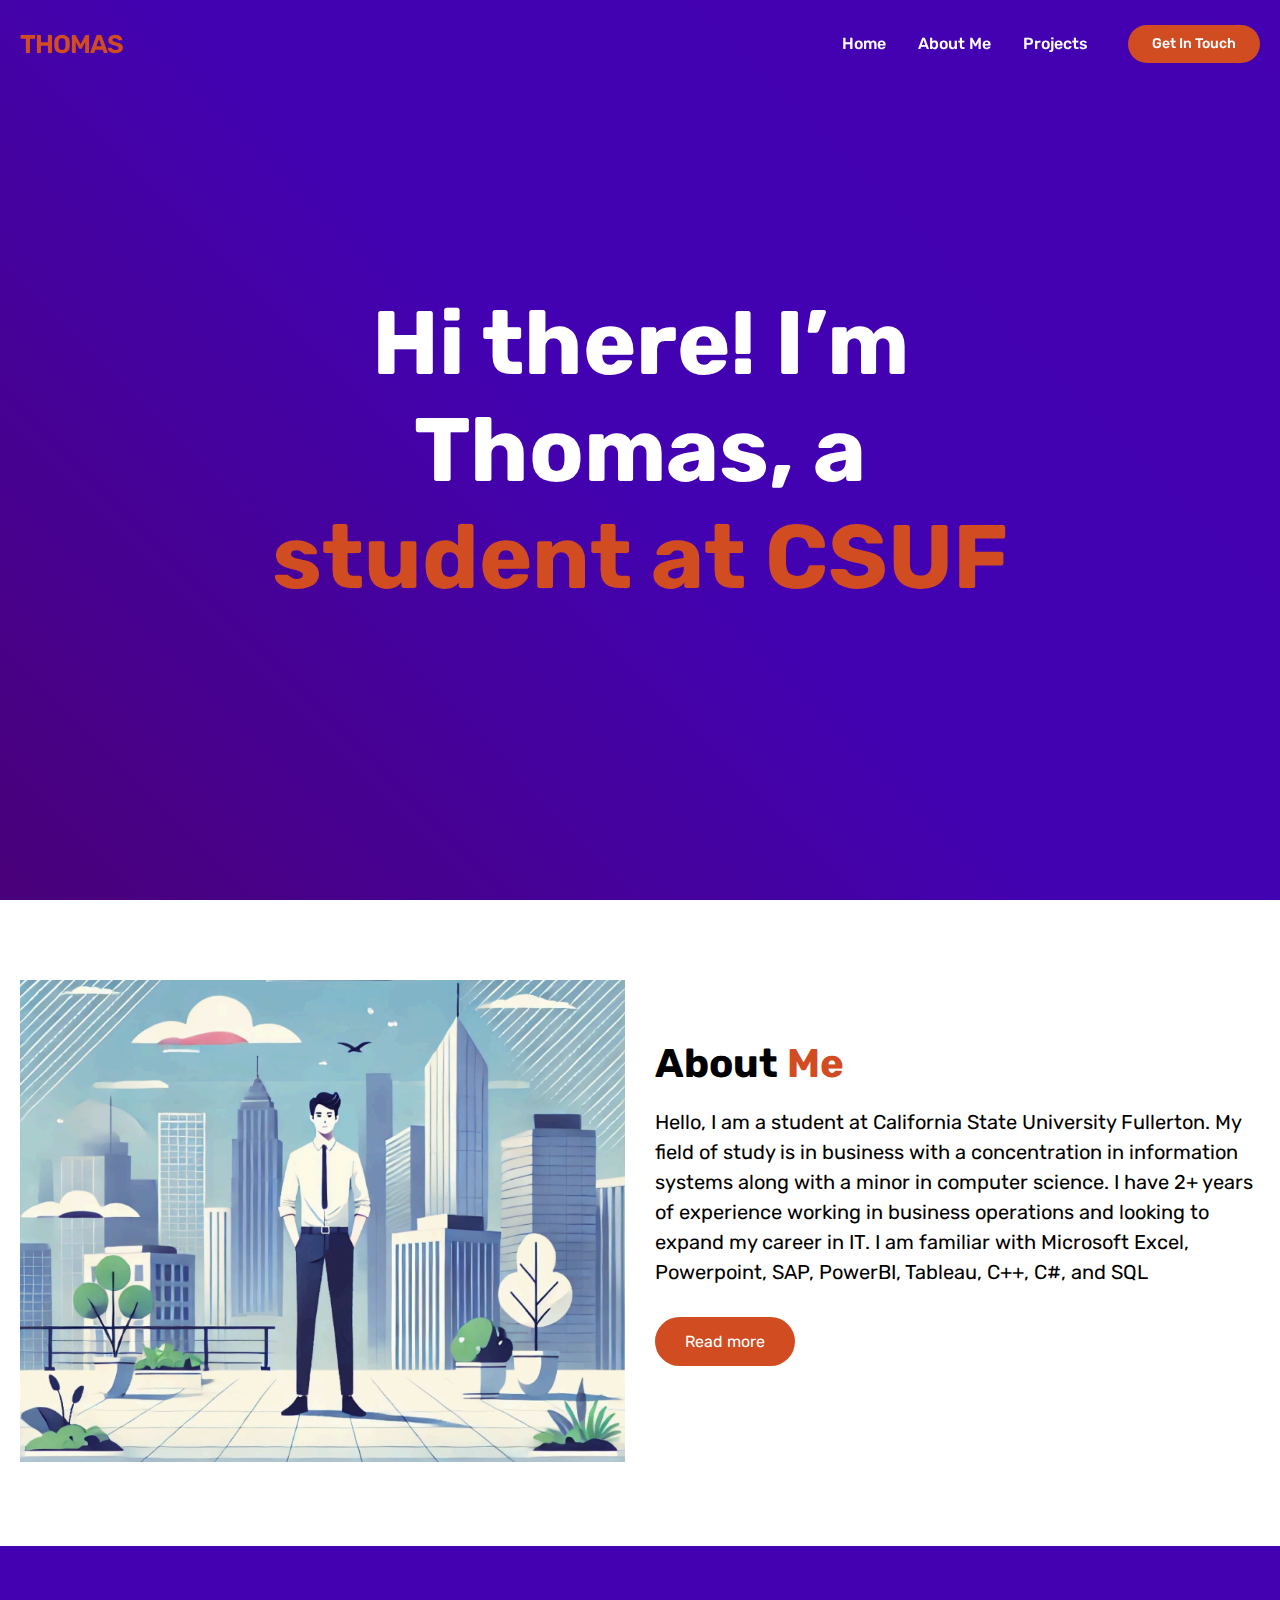
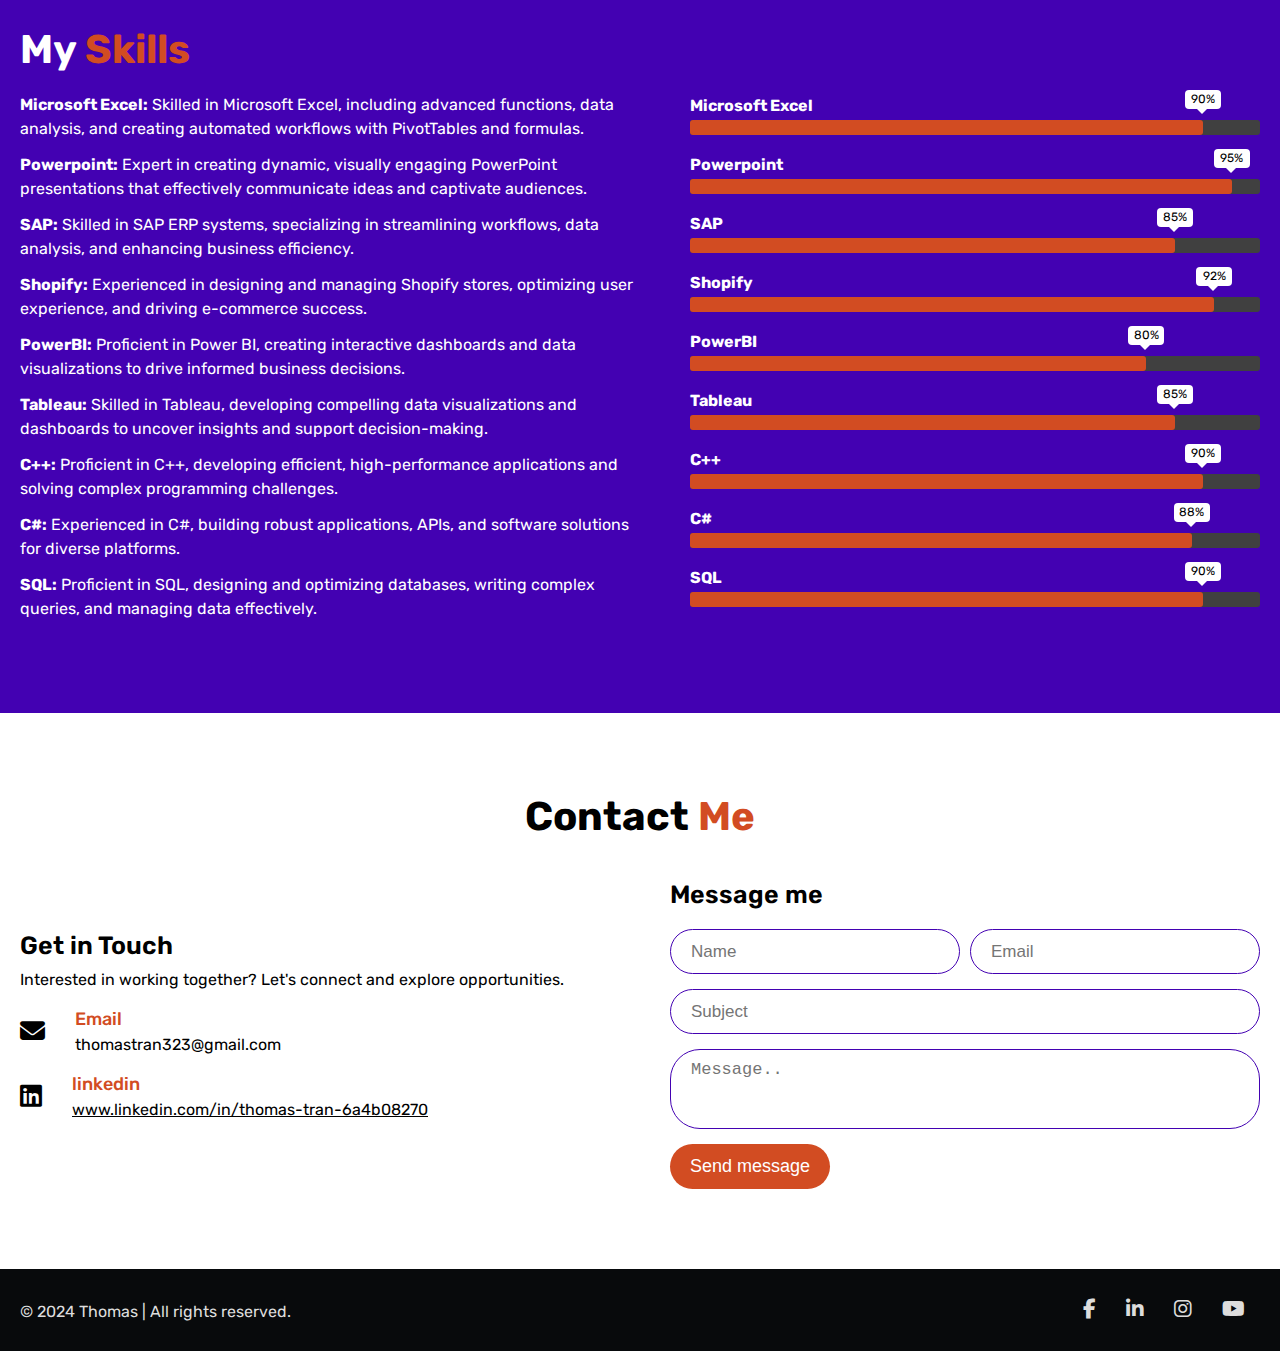
<file: CPSC 349 Project/Portfolio/index.html>
<!DOCTYPE html>
<html lang="en">
<head>
    <meta charset="UTF-8">
    <meta name="viewport" content="width=device-width, initial-scale=1.0">
    <title>Thomas Portfolio - Home</title>
    <link rel="stylesheet" type="text/css" href="css/style.css">
    <link rel="stylesheet" href="https://cdnjs.cloudflare.com/ajax/libs/font-awesome/6.7.1/css/all.min.css">
</head>
<body>
    <header class="header" id="header">
        <div class="container">
            <nav class="navbar">
                <a href="index.html" class="brand">Thomas</a>
                <div class="burger" id="burger">
                   <span class="burger-line"></span>
                   <span class="burger-line"></span>
                   <span class="burger-line"></span>
                </div>
                <div class="menu" id="menu">
                   <ul class="menu-inner">
                      <li class="menu-item"><a href="index.html" class="menu-link">Home</a></li>
                      <li class="menu-item"><a href="about.html" class="menu-link">About Me</a></li>
                      <li class="menu-item"><a href="projects.html" class="menu-link">Projects</a></li>
                   </ul>
                </div>
                <a href="#contact" class="menu-block">Get In Touch</a>
             </nav>
        </div>
     </header>
     <section class="hero-section">
        <div class="overlay">
            <div class="container">
                <div class="caption">
                    <div class="row">
                        <div class="content">
                            <h2>Hi there! I’m Thomas, a <span class="title-span">student  at CSUF</span></h2>
                        </div>
                    </div>
                </div>
            </div>
        </div>
     </section>
     <section class="about-section">
        <div class="container">
            <div class="row">
                <div class="image">
                    <img src="images/about-us-img.PNG">
                </div>
                <div class="content">
                    <h2>About <span class="title-span">Me</span> </h2>
                    <p>Hello, I am a student at California State University Fullerton. My field of study is
                        in business with a concentration in information systems along with a minor in
                        computer science. I have 2+ years of experience working in business operations
                        and looking to expand my career in IT. I am familiar with Microsoft Excel,
                        Powerpoint, SAP, PowerBI, Tableau, C++, C#, and SQL
                        </p>
                    <a href="about.html">Read more</a>
                </div>
            </div>
        </div>
     </section>
     <section class="skill-section">
        <div class="container">
            <div class="row">
                <div class="content">
                    <h2>My <span class="title-span">Skills</span></h2>
                    <p><strong>Microsoft Excel:</strong> Skilled in Microsoft Excel, including advanced functions, data analysis, and creating automated workflows with PivotTables and formulas.</p>
                    <p><strong> Powerpoint:</strong> Expert in creating dynamic, visually engaging PowerPoint presentations that effectively communicate ideas and captivate audiences.</p>
                    <p><strong>SAP:</strong> Skilled in SAP ERP systems, specializing in streamlining workflows, data analysis, and enhancing business efficiency.</p>
                    <p><strong>Shopify:</strong> Experienced in designing and managing Shopify stores, optimizing user experience, and driving e-commerce success.</p>
                    <p><strong>PowerBI:</strong> Proficient in Power BI, creating interactive dashboards and data visualizations to drive informed business decisions.</p>
                    <p><strong>Tableau:</strong> Skilled in Tableau, developing compelling data visualizations and dashboards to uncover insights and support decision-making.</p>
                    <p><strong>C++:</strong> Proficient in C++, developing efficient, high-performance applications and solving complex programming challenges.</p>
                    <p><strong>C#:</strong> Experienced in C#, building robust applications, APIs, and software solutions for diverse platforms.</p>
                    <p><strong>SQL:</strong> Proficient in SQL, designing and optimizing databases, writing complex queries, and managing data effectively.</p>
                </div>
                <div class="progress-column">
                    <div class="skills">
                        <div class="skill" id="excel">
                          <span class="title">Microsoft Excel</span>
                          <div class="progress-bar">
                            <div class="progress"></div>
                          </div>
                        </div>
                        <div class="skill" id="powerpoint">
                            <span class="title">Powerpoint</span>
                            <div class="progress-bar">
                              <div class="progress"></div>
                            </div>
                          </div>
                          <div class="skill" id="sas">
                            <span class="title">SAP</span>
                            <div class="progress-bar">
                              <div class="progress"></div>
                            </div>
                          </div>
                          <div class="skill" id="shopify">
                            <span class="title">Shopify</span>
                            <div class="progress-bar">
                              <div class="progress"></div>
                            </div>
                          </div>
                          <div class="skill" id="powerbi">
                            <span class="title">PowerBI</span>
                            <div class="progress-bar">
                              <div class="progress"></div>
                            </div>
                          </div>
                          <div class="skill" id="tableau">
                            <span class="title">Tableau</span>
                            <div class="progress-bar">
                              <div class="progress"></div>
                            </div>
                          </div>
                          <div class="skill" id="c">
                            <span class="title">C++</span>
                            <div class="progress-bar">
                              <div class="progress"></div>
                            </div>
                          </div>
                          <div class="skill" id="cc">
                            <span class="title">C#</span>
                            <div class="progress-bar">
                              <div class="progress"></div>
                            </div>
                          </div>
                          <div class="skill" id="sql">
                            <span class="title">SQL</span>
                            <div class="progress-bar">
                              <div class="progress"></div>
                            </div>
                          </div>

                    </div>
                </div>
            </div>
        </div>
     </section>
   
    <section class="contact" id="contact">
        <div class="container">
            <div class="heading">
                <h2>Contact <span class="title-span">Me</span> </h2>
            </div>
            <div class="contact-content">
                <div class="column left">
                    <div class="text">Get in Touch</div>
                    <p>Interested in working together? Let's connect and explore opportunities.</p>
                    <div class="icons">
                        <div class="row">
                            <i class="fas fa-envelope"></i>
                            <div class="info">
                                <div class="head">Email</div>
                                <div class="sub-title">thomastran323@gmail.com</div>
                            </div>
                        </div>
                        <div class="row">
                            <i class="fa-brands fa-linkedin"></i>
                            <div class="info">
                                <div class="head">linkedin</div>
                                <div class="sub-title"><a target="_blank" href="https://www.linkedin.com/in/thomas-tran-6a4b08270">www.linkedin.com/in/thomas-tran-6a4b08270</a></div>
                            </div>
                        </div>
                        
                    </div>
                </div>
                <div class="column right">
                    <div class="text">Message me</div>
                    <form class="contact-form" action="#" method="POST">
                        <div class="fields">
                            <div class="field name">
                                <input type="text" class="fullname" placeholder="Name">
                            </div>
                            <div class="field email">
                                <input type="text" class="email-input" placeholder="Email">
                            </div>
                        </div>
                        <div class="field">
                            <input type="text" class="subject" placeholder="Subject">
                        </div>
                        <div class="field textarea">
                            <textarea class="message" cols="30" rows="10" placeholder="Message.."></textarea>
                        </div>
                        <div class="button-area">
                            <button class="send-msg" type="submit" name="send">Send message</button>
                        </div>
                    </form>
                </div>
            </div>
        </div>
    </section>
    <footer>
        <div class="container">
            <div class="row">
                <div class="copyright">
                    <p> © 2024 Thomas | All rights reserved.</p>
                </div>
                <div class="social-icon">
                    <div class="item">
                        <a href="#"><i class="fa-brands fa-facebook-f"></i></a>
                    </div>
                    <div class="item">
                        <a target="_blank" href="https://www.linkedin.com/in/thomas-tran-6a4b08270"><i class="fa-brands fa-linkedin-in"></i></a>
                    </div>
                    <div class="item">
                        <a href="#"><i class="fa-brands fa-instagram"></i></a>
                    </div>
                    <div class="item">
                        <a href="#"><i class="fa-brands fa-youtube"></i></a>
                    </div>
                </div>
            </div>
        </div>
    </footer>
   


     <script>
        const navbarMenu = document.getElementById("menu");
const burgerMenu = document.getElementById("burger");
const headerMenu = document.getElementById("header");

 
if (burgerMenu && navbarMenu) {
   burgerMenu.addEventListener("click", () => {
      burgerMenu.classList.toggle("is-active");
      navbarMenu.classList.toggle("is-active");
   });
}

 
document.querySelectorAll(".menu-link").forEach((link) => {
   link.addEventListener("click", () => {
      burgerMenu.classList.remove("is-active");
      navbarMenu.classList.remove("is-active");
   });
});

 
window.addEventListener("scroll", () => {
   if (this.scrollY >= 85) {
      headerMenu.classList.add("on-scroll");
   } else {
      headerMenu.classList.remove("on-scroll");
   }
});


window.addEventListener("resize", () => {
   if (window.innerWidth > 768) {
      if (navbarMenu.classList.contains("is-active")) {
         navbarMenu.classList.remove("is-active");
      }
   }
});

     </script>
</body>
</html>
</file>
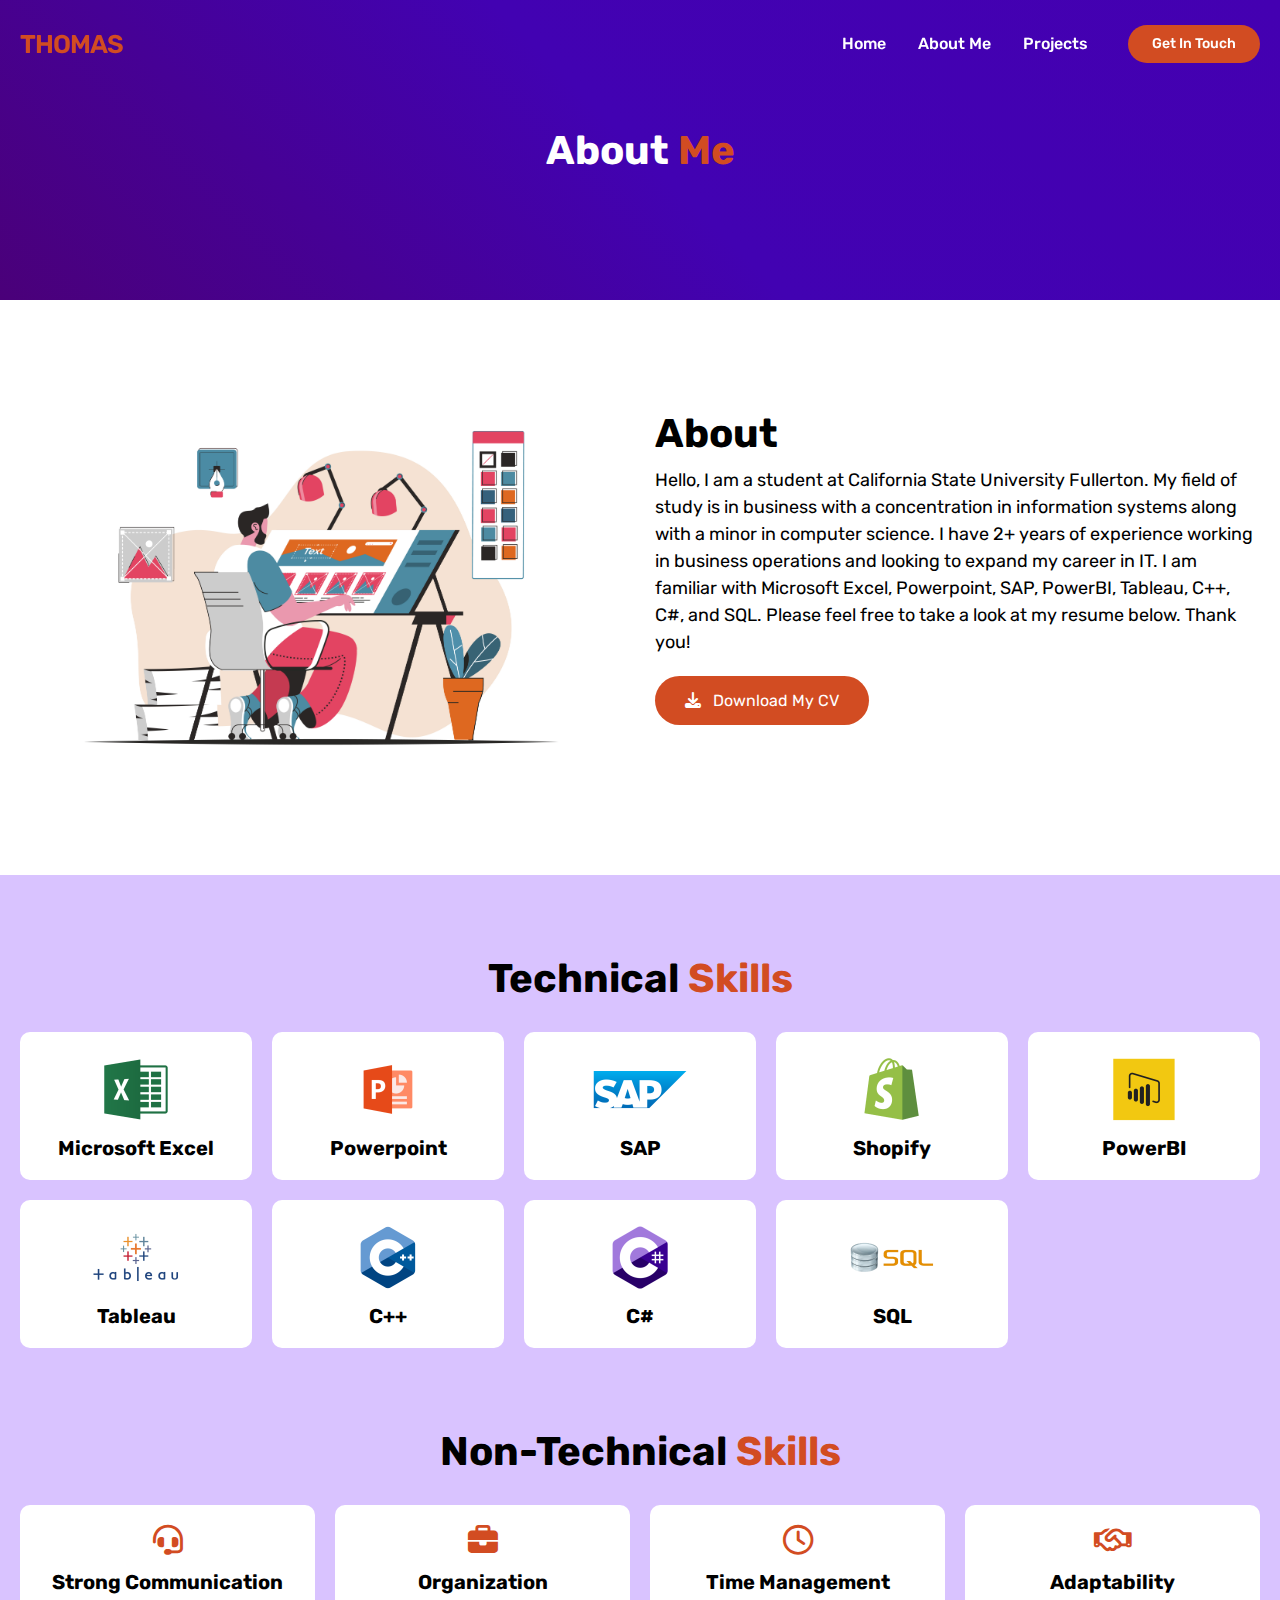
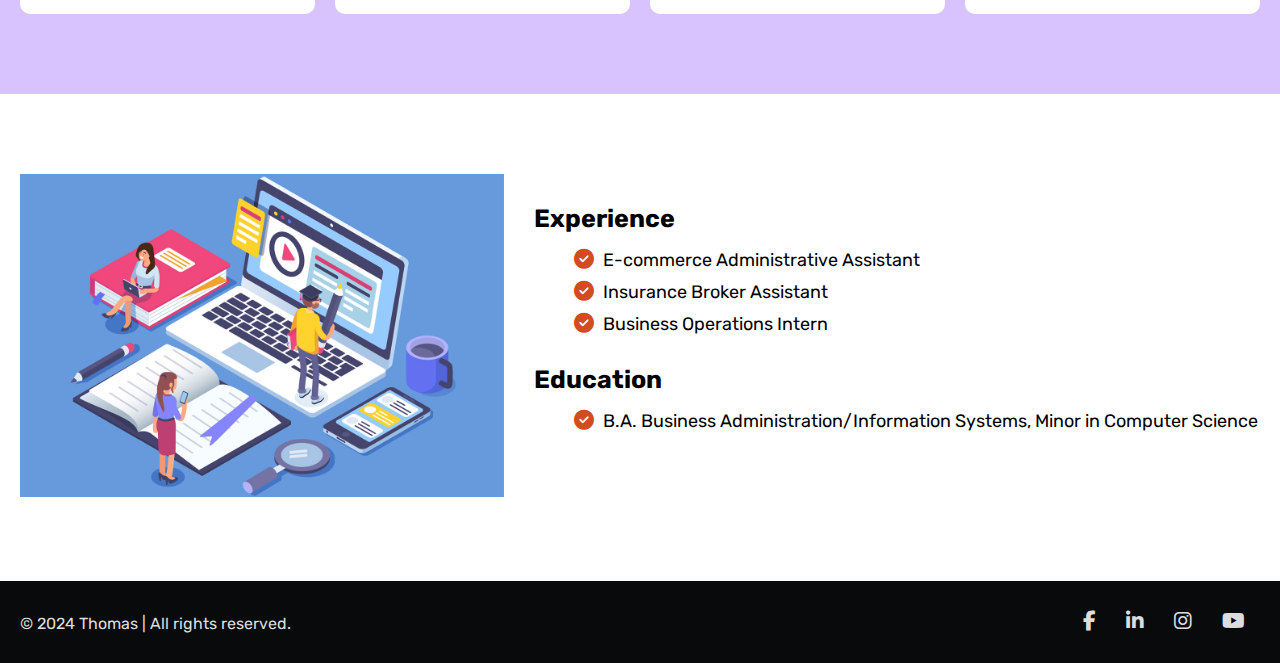
<file: CPSC 349 Project/Portfolio/about.html>
<!DOCTYPE html>
<html lang="en">
<head>
    <meta charset="UTF-8">
    <meta name="viewport" content="width=device-width, initial-scale=1.0">
    <title>Thomas Portfolio - About</title>
    <link rel="stylesheet" type="text/css" href="css/style.css">
    <link rel="stylesheet" href="https://cdnjs.cloudflare.com/ajax/libs/font-awesome/6.7.1/css/all.min.css">
</head>
<body>
    <header class="header" id="header">
        <div class="container">
            <nav class="navbar">
                <a href="index.html" class="brand">Thomas</a>
                <div class="burger" id="burger">
                   <span class="burger-line"></span>
                   <span class="burger-line"></span>
                   <span class="burger-line"></span>
                </div>
                <div class="menu" id="menu">
                   <ul class="menu-inner">
                      <li class="menu-item"><a href="index.html" class="menu-link">Home</a></li>
                      <li class="menu-item"><a href="about.html" class="menu-link">About Me</a></li>
                      <li class="menu-item"><a href="projects.html" class="menu-link">Projects</a></li>
                   </ul>
                </div>
                <a href="index.html#contact" class="menu-block">Get In Touch</a>
             </nav>
        </div>
     </header>
     <section class="sub-hero">
        <div class="container">
            <div class="caption">
                <h2>About <span class="title-span">Me</span> </h2>
            </div>
        </div>
     </section>
     <section class="about-me">
        <div class="container">
            <div class="row">
                <div class="image">
                    <img src="images/about-me-img.jpg">
                </div>
                <div class="content">
                    <h2>About</h2>
                    <p>Hello, I am a student at California State University Fullerton. My field of study is in business with a concentration in information systems along with a minor in computer science. I have 2+ years of experience working in business operations and looking to expand my career in IT. I am familiar with Microsoft Excel, Powerpoint, SAP, PowerBI, Tableau, C++, C#, and SQL. Please feel free to take a look at my resume below. Thank you!</p>
                    <a href="images/Thomas-Tran-Resume.pdf" download><i class="fa-solid fa-download"></i> &nbsp; Download My CV</a>
                </div>
                
            </div>
        </div>
     </section>
     <div class="technical-skill">
        <div class="container">
            <div class="heading">
                <h2>Technical <span class="title-span">Skills</span> </h2>
            </div>
            <div class="content">
                <div class="card">
                    <img src="images/Microsoft_Excel_2013-2019_logo.png">
                    <h3>Microsoft Excel</h3>
                </div>
                <div class="card">
                    <img src="images/44dd0209c1e15d73497ed123bd533d33-1024x1024.png">
                    <h3>Powerpoint</h3>
                </div>
                <div class="card">
                    <img src="images/0_e4E-L3RyZLgt6W8G.png">
                    <h3>SAP</h3>
                </div>
                <div class="card">
                    <img src="images/SHOP_BIG.D-bc80c1f3.png">
                    <h3>Shopify</h3>
                </div>
                <div class="card">
                    <img src="images/4dd4e1a08335d9a65222cdcbea13404c.png">
                    <h3>PowerBI</h3>
                </div>
                <div class="card">
                    <img src="images/1694984434562.png">
                    <h3>Tableau</h3>
                </div>
                <div class="card">
                    <img src="images/2d865200-6bf1-11eb-9d0e-2a488615d6ec.png">
                    <h3>C++</h3>
                </div>
                <div class="card">
                    <img src="images/1706646128MYjvO1Gz8Z.png">
                    <h3>C#</h3>
                </div>
                <div class="card">
                    <img src="images/54e1e8e5774c45fcb937712dcb71ae51.png">
                    <h3>SQL</h3>
                </div>
            </div>
        </div>
     </div>
     <div class="technical-skill non-technical-skill">
        <div class="container">
            <div class="heading">
                <h2>Non-Technical <span class="title-span">Skills</span> </h2>
            </div>
            <div class="content">
                <div class="card">
                    <i class="fa-solid fa-headset"></i>
                    <h3>Strong Communication</h3>
                </div>
                <div class="card">
                    <i class="fa-solid fa-briefcase"></i>
                    <h3>Organization</h3>
                </div>
                <div class="card">
                    <i class="fa-regular fa-clock"></i>
                    <h3>Time Management</h3>
                </div>
                <div class="card">
                    <i class="fa-regular fa-handshake"></i>
                    <h3>Adaptability</h3>
                </div>
            </div>
        </div>
     </div>
     <section class="experience-section">
        <div class="container">
            <div class="row">
                <div class="image">
                    <img src="images/kak-sdelat-aprobaciyu-dissertacii.jpg">
                </div>
                <div class="content">
                    <div class="item">
                        <h2>Experience</h2>
                        <ul>
                            <li><i class="fa-solid fa-circle-check"></i> E-commerce Administrative Assistant</li>
                            <li><i class="fa-solid fa-circle-check"></i> Insurance Broker Assistant</li>
                            <li><i class="fa-solid fa-circle-check"></i> Business Operations Intern</li>
                        </ul>
                    </div>
                    <div class="item">
                        <h2>Education</h2>
                        <ul>
                            <li><i class="fa-solid fa-circle-check"></i> B.A. Business Administration/Information Systems, Minor in Computer
                                Science</li>
                        </ul>
                    </div>
                </div>
                
            </div>
        </div>
     </section>
    <footer>
        <div class="container">
            <div class="row">
                <div class="copyright">
                    <p> © 2024 Thomas | All rights reserved.</p>
                </div>
                <div class="social-icon">
                    <div class="item">
                        <a href="#"><i class="fa-brands fa-facebook-f"></i></a>
                    </div>
                    <div class="item">
                        <a href="https://www.linkedin.com/in/thomas-tran-6a4b08270"><i class="fa-brands fa-linkedin-in"></i></a>
                    </div>
                    <div class="item">
                        <a href="#"><i class="fa-brands fa-instagram"></i></a>
                    </div>
                    <div class="item">
                        <a href="#"><i class="fa-brands fa-youtube"></i></a>
                    </div>
                </div>
            </div>
        </div>
    </footer>
   


     <script>
        const navbarMenu = document.getElementById("menu");
const burgerMenu = document.getElementById("burger");
const headerMenu = document.getElementById("header");


if (burgerMenu && navbarMenu) {
   burgerMenu.addEventListener("click", () => {
      burgerMenu.classList.toggle("is-active");
      navbarMenu.classList.toggle("is-active");
   });
}


document.querySelectorAll(".menu-link").forEach((link) => {
   link.addEventListener("click", () => {
      burgerMenu.classList.remove("is-active");
      navbarMenu.classList.remove("is-active");
   });
});


window.addEventListener("scroll", () => {
   if (this.scrollY >= 85) {
      headerMenu.classList.add("on-scroll");
   } else {
      headerMenu.classList.remove("on-scroll");
   }
});


window.addEventListener("resize", () => {
   if (window.innerWidth > 768) {
      if (navbarMenu.classList.contains("is-active")) {
         navbarMenu.classList.remove("is-active");
      }
   }
});

     </script>
</body>
</html>
</file>
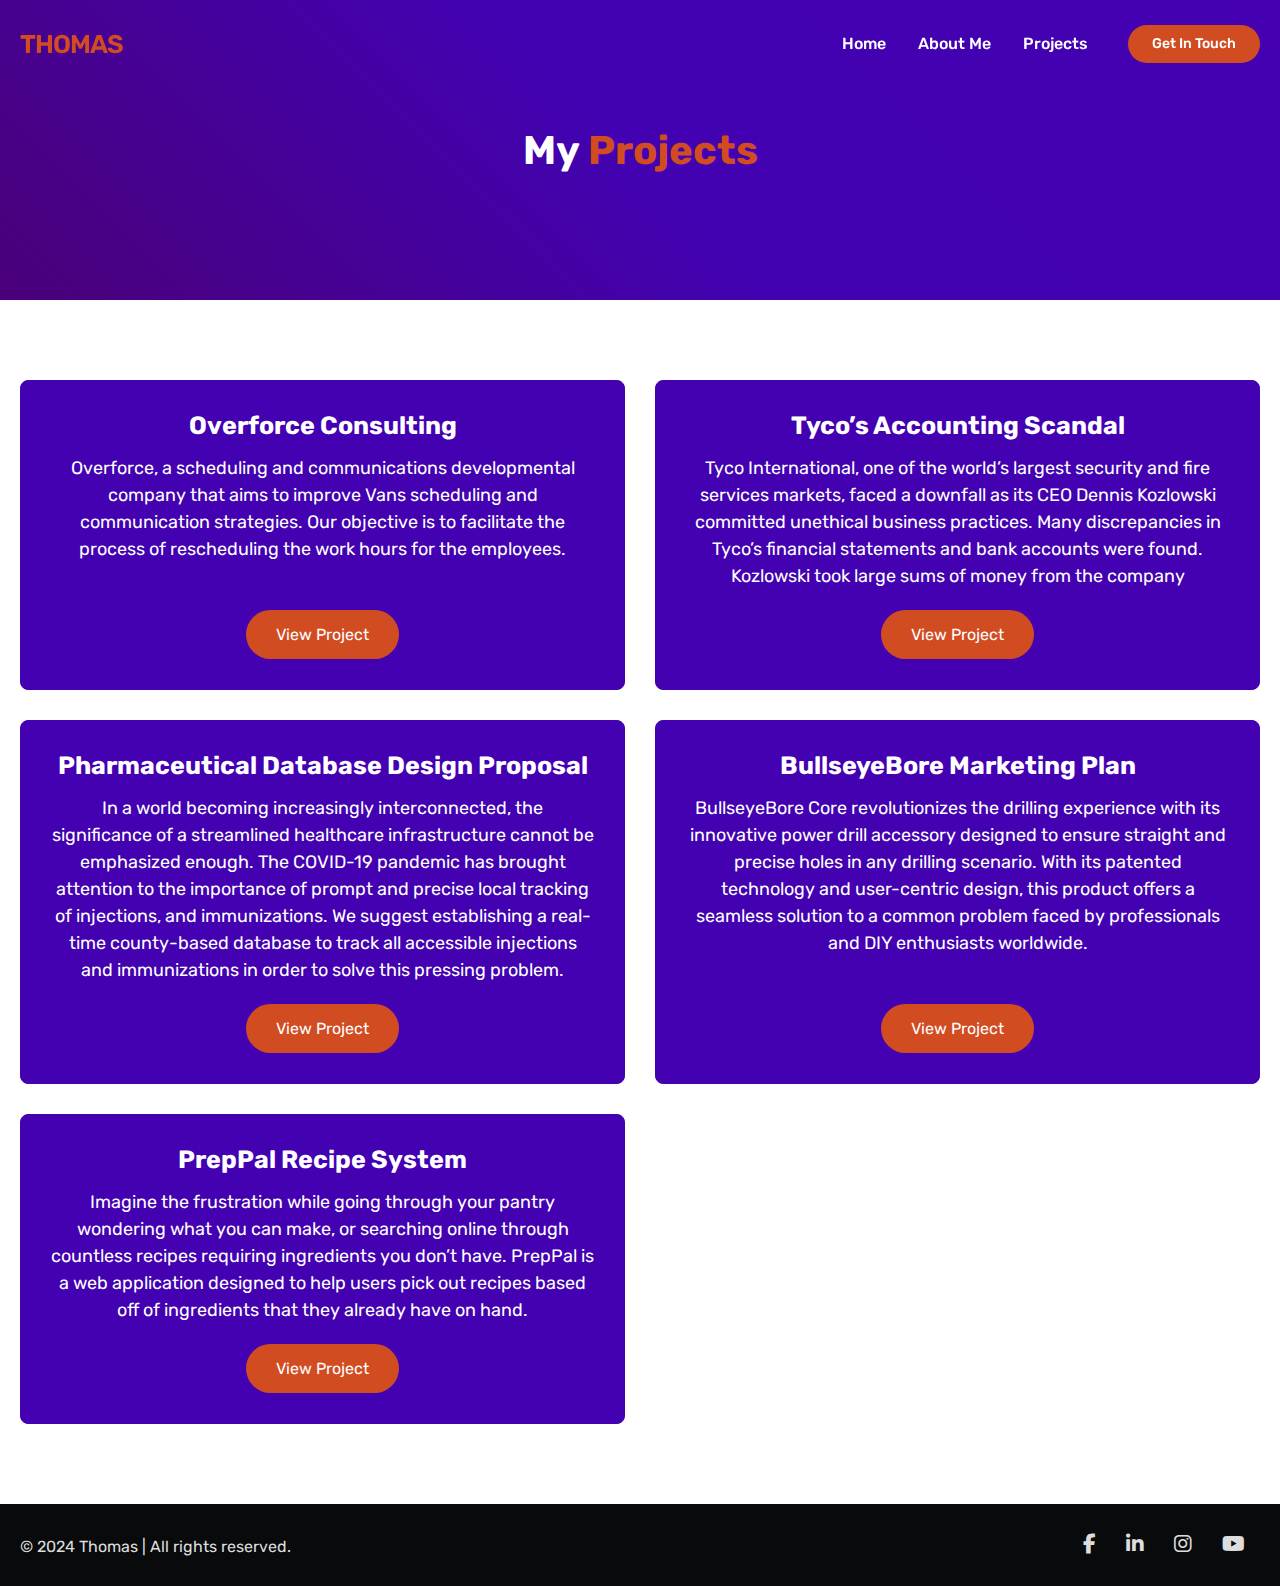
<file: CPSC 349 Project/Portfolio/projects.html>
<!DOCTYPE html>
<html lang="en">
<head>
    <meta charset="UTF-8">
    <meta name="viewport" content="width=device-width, initial-scale=1.0">
    <title>Thomas Portfolio - Projects</title>
    <link rel="stylesheet" type="text/css" href="css/style.css">
    <link rel="stylesheet" href="https://cdnjs.cloudflare.com/ajax/libs/font-awesome/6.7.1/css/all.min.css">
</head>
<body>
    <header class="header" id="header">
        <div class="container">
            <nav class="navbar">
                <a href="index.html" class="brand">Thomas</a>
                <div class="burger" id="burger">
                   <span class="burger-line"></span>
                   <span class="burger-line"></span>
                   <span class="burger-line"></span>
                </div>
                <div class="menu" id="menu">
                   <ul class="menu-inner">
                      <li class="menu-item"><a href="index.html" class="menu-link">Home</a></li>
                      <li class="menu-item"><a href="about.html" class="menu-link">About Me</a></li>
                      <li class="menu-item"><a href="projects.html" class="menu-link">Projects</a></li>
                   </ul>
                </div>
                <a href="index.html#contact" class="menu-block">Get In Touch</a>
             </nav>
        </div>
     </header>
     <section class="sub-hero">
        <div class="container">
            <div class="caption">
                <h2>My <span class="title-span">Projects</span> </h2>
            </div>
        </div>
     </section>
     <section class="project-section">
         <div class="container">
            <div class="row">
               <div class="project-card">
                  <h2>Overforce Consulting</h2>
                  <p>Overforce, a scheduling and communications developmental
                     company that aims to improve Vans scheduling and communication
                     strategies. Our objective is to facilitate the process of rescheduling the
                     work hours for the employees. <br><br>
                     </p>
                     <a target="_blank" href="https://drive.google.com/file/d/11of_C3e1VcDOkqljsmsGuEsIaRNqrImG/view?usp=sharing">View Project</a>
               </div>
               <div class="project-card">
                  <h2>Tyco’s Accounting Scandal</h2>
                  <p>Tyco International, one of the world’s largest security and fire
                     services markets, faced a downfall as its CEO Dennis Kozlowski
                     committed unethical business practices. Many discrepancies in Tyco’s
                     financial statements and bank accounts were found. Kozlowski took large
                     sums of money from the company</p>
                     <a target="_blank" href="https://drive.google.com/file/d/1VccqphfPO0FaW6zt1MkoThALU2wFc6Hk/view">View Project</a>
               </div>
               <div class="project-card">
                  <h2>Pharmaceutical Database Design Proposal</h2>
                  <p>In a world becoming increasingly interconnected, the
                     significance of a streamlined healthcare infrastructure cannot be
                     emphasized enough. The COVID-19 pandemic has brought attention to
                     the importance of prompt and precise local tracking of injections, and
                     immunizations. We suggest establishing a real-time county-based
                     database to track all accessible injections and immunizations in order to
                     solve this pressing problem.
                     </p>
                     <a target="_blank" href="https://drive.google.com/file/d/1tZzbzFubEd79FKgSQo26WNSgYATaU9WM/view">View Project</a>
               </div>
               <div class="project-card">
                  <h2>BullseyeBore Marketing Plan</h2>
                  <p>BullseyeBore Core revolutionizes the drilling experience with
                     its innovative power drill accessory designed to ensure straight and
                     precise holes in any drilling scenario. With its patented technology and
                     user-centric design, this product offers a seamless solution to a common
                     problem faced by professionals and DIY enthusiasts worldwide. <br><br>
                     </p>
                     <a target="_blank" href="https://drive.google.com/file/d/1BtUEl0gOMRCRLE17LyoGX9LYhSPWOCys/view">View Project</a>
               </div>
               <div class="project-card">
                  <h2>PrepPal Recipe System</h2>
                  <p>Imagine the frustration while going through your pantry wondering what
                     you can make, or searching online through countless recipes requiring
                     ingredients you don’t have. PrepPal is a web application designed to help
                     users pick out recipes based off of ingredients that they already have on
                     hand.</p>
                     <a target="_blank" href="https://drive.google.com/file/d/1OZc5cWy4ygFXJvrpLm2MO1k6ej-U45fd/view">View Project</a>
               </div>

            </div>
         </div>
     </section>
    <footer>
        <div class="container">
            <div class="row">
                <div class="copyright">
                    <p> © 2024 Thomas | All rights reserved.</p>
                </div>
                <div class="social-icon">
                    <div class="item">
                        <a href="#"><i class="fa-brands fa-facebook-f"></i></a>
                    </div>
                    <div class="item">
                        <a href="https://www.linkedin.com/in/thomas-tran-6a4b08270"><i class="fa-brands fa-linkedin-in"></i></a>
                    </div>
                    <div class="item">
                        <a href="#"><i class="fa-brands fa-instagram"></i></a>
                    </div>
                    <div class="item">
                        <a href="#"><i class="fa-brands fa-youtube"></i></a>
                    </div>
                </div>
            </div>
        </div>
    </footer>
   


     <script>
        const navbarMenu = document.getElementById("menu");
const burgerMenu = document.getElementById("burger");
const headerMenu = document.getElementById("header");


if (burgerMenu && navbarMenu) {
   burgerMenu.addEventListener("click", () => {
      burgerMenu.classList.toggle("is-active");
      navbarMenu.classList.toggle("is-active");
   });
}


document.querySelectorAll(".menu-link").forEach((link) => {
   link.addEventListener("click", () => {
      burgerMenu.classList.remove("is-active");
      navbarMenu.classList.remove("is-active");
   });
});


window.addEventListener("scroll", () => {
   if (this.scrollY >= 85) {
      headerMenu.classList.add("on-scroll");
   } else {
      headerMenu.classList.remove("on-scroll");
   }
});


window.addEventListener("resize", () => {
   if (window.innerWidth > 768) {
      if (navbarMenu.classList.contains("is-active")) {
         navbarMenu.classList.remove("is-active");
      }
   }
});

     </script>
</body>
</html>
</file>
<file: CPSC 349 Project/Portfolio/css/style.css>
@import url("https://fonts.googleapis.com/css2?family=Rubik:wght@400;500;600;700&display=swap");
html{
    scroll-behavior: smooth;
}
body{
    margin: 0;
    padding: 0;
    font-family: "Rubik", sans-serif;
    box-sizing: border-box;
}
h1{
    margin: 0;
    padding: 0;
}
h2{
    margin: 0;
    padding: 0;
}
h3{
    margin: 0;
    padding: 0;
}
h4{
    margin: 0;
    padding: 0;
}
h5{
    margin: 0;
    padding: 0;
}
h6{
    margin: 0;
    padding: 0;
}
p{
    margin: 0;
    padding: 0;
}
a{
    text-decoration: none;
    color: #000;
}
.container{
    max-width: 1240px;
    margin: 0 auto;
}
.row{
    display: flex;
}



.header {
  position: fixed;
  top: 0;
  left: 0;
  z-index: 100;
  width: 100%;
  height: auto;
  margin: 0 auto;
  padding: 10px 0;
  transition: all 0.35s ease;
  background: transparent;
}
.header.on-scroll {
  background: #4202b2;
  box-shadow: 0 4px 6px -1px rgba(0, 0, 0, 0.1);
}

.header .navbar {
  display: flex;
  flex-direction: row;
  align-items: center;
  justify-content: flex-start;
  column-gap: 1.25rem;
  width: 100%;
  height: 4.25rem;
  margin: 0 auto;
}

.header .brand {
  font-family: inherit;
  font-size: 1.6rem;
  font-weight: 600;
  line-height: 1.5;
  letter-spacing: -1px;
  color: #D24C22;
  text-transform: uppercase;
}

.header .menu {
  position: fixed;
  top: -100%;
  left: 0;
  width: 100%;
  height: auto;
  padding: 4rem 0 3rem;
  overflow: hidden;
  background-color: #080A0C;
  transition: all 0.4s ease-in-out;
}
.header .menu.is-active {
  top: 0;
  width: 100%;
  height: auto;
}
.header .menu-inner {
    list-style-type: none;
  display: flex;
  flex-direction: column;
  justify-content: center;
  align-items: center;
  row-gap: 1.25rem;
}
.header .menu-link {
  font-family: inherit;
  font-size: 1rem;
  font-weight: 500;
  line-height: 1.5;
  color: #fff;
  text-transform: uppercase;
  transition: all 0.3s ease;
}
.header .menu-link:hover{
    color: #D24C22;
}
.header .menu-block {
  display: inline-block;
  font-family: inherit;
  font-size: 0.875rem;
  font-weight: 500;
  line-height: 1.25;
  user-select: none;
  white-space: nowrap;
  text-align: center;
  margin-left: auto;
  padding: 0.65rem 1.5rem;
  border-radius: 3rem;
  text-transform: capitalize;
  color: #fff;
  background-color: #D24C22;
  transition: all 0.3s ease-in-out;
}
.header .menu-block:hover{
    background: #ca2f00;
}
@media only screen and (min-width: 48rem) {
    .header .menu {
    position: relative;
    top: 0;
    width: auto;
    height: auto;
    padding: 0rem;
    margin-left: auto;
    background: none;
    box-shadow: none;
  }
  .header .menu-inner {
    display: flex;
    flex-direction: row;
    column-gap: 2rem;
    margin: 0 auto;
  }
  .header .menu-link {
    text-transform: capitalize;
  }
  .header .menu-block {
    margin-left: 20px;
  }
}

.header .burger {
  position: relative;
  display: block;
  cursor: pointer;
  user-select: none;
  order: -1;
  z-index: 10;
  width: 1.6rem;
  height: 1.15rem;
  border: none;
  outline: none;
  background: none;
  visibility: visible;
  transform: rotate(0deg);
  transition: 0.35s ease;
}
@media only screen and (min-width: 48rem) {
    .header .burger {
    display: none;
    visibility: hidden;
  }
}
.header .burger-line {
  position: absolute;
  display: block;
  left: 0;
  width: 100%;
  height: 2px;
  border: none;
  outline: none;
  opacity: 1;
  border-radius: 1rem;
  transform: rotate(0deg);
  background-color: #fff;
  transition: 0.25s ease-in-out;
}
.header .burger-line:nth-child(1) {
  top: 0px;
}
.header .burger-line:nth-child(2) {
  top: 0.5rem;
  width: 70%;
}
.header .burger-line:nth-child(3) {
  top: 1rem;
}
.header .burger.is-active .burger-line:nth-child(1) {
  top: 0.5rem;
  transform: rotate(135deg);
}
.header .burger.is-active .burger-line:nth-child(2) {
  opacity: 0;
  visibility: hidden;
}
.header .burger.is-active .burger-line:nth-child(3) {
  top: 0.5rem;
  transform: rotate(-135deg);
}

.title-span{
    color: #D24C22;
}
.hero-section{
    height: 100vh;
    width: 100%;
    background-image: linear-gradient(45deg, #4a0079 0, #4202b2 50%, #4400b1 100%);
}
.hero-section .overlay{
    height: 100%;
    display: flex;
    justify-content: center;
    align-items: center;
}
.hero-section .caption{
    
}
.hero-section .caption .content{
    width: 100%;
    height: 100vh;
    display: flex;
    align-items: center;
    justify-content: center;
    max-width: 800px;
}
.hero-section .caption .image{
    width: 50%;
    height: 100vh;
    display: flex;
    align-items: center;
    justify-content: right;
}
.hero-section .caption h2{
    font-size: 90px;
    text-align: center;
    color: #fff;
}

.hero-section .caption .image img{
    width: 80%;
}
.about-section{
    margin: 80px 0;
}
.about-section .image{
    width: 50%;
    padding-right: 30px;
}
.about-section .image img{
    width: 100%;
}
.about-section .content{
    width: 50%;
    margin-top: 60px;
}
.about-section .content h2{
    font-size: 40px;
    margin-bottom: 20px;
}
.about-section .content p{
    font-size: 20px;
    line-height: 1.5em;
}
.about-section .content a{
    display: inline-block;
    background: #D24C22;
    color: #fff;
    padding: 15px 30px;
    border-radius: 30px;
    margin-top: 30px;
}
.about-section .content a:hover{
    background: #ca2f00;
}
.skill-section{
    background: #4301B2;
    padding: 80px 0;
}
.skill-section .content{
    width: 50%;
}
.skill-section .progress-column{
    width: 50%;
}
.skill-section .content h2{
    font-size: 40px;
    color: #fff;
    margin-bottom: 20px;
}
.skill-section .content p{
    font-size: 16px;
    color: #fff;
    line-height: 1.5em;
    margin-bottom: 12px;
}
.skill-section .progress-column .skills{
    margin-top: 70px;
    padding-left: 50px;
}
.skill-section .skill {
    width: 100%;
    margin: 20px 0;
}
.skill-section .title {
    color: #fff;
    font-weight: 700;
}
.skill-section .progress-bar {
    background: #404040;
    border-radius: 3px;
    width: 100%;
    height: 15px;
    margin-top: 5px;
 
}
.skill-section #excel .progress {
    max-width: 90%;
    height: 100%;
    background: #D24C22;
    border-radius: 3px;
    position: relative;
    animation: 1s ease 0s 1 loadBars; 
}
.skill-section #excel .progress::after {
    content: "90%";
    font-size: 12px;
    line-height: 14px;
    text-align: center;
    height: 15px;
    width: 30px;
    background: #fff;
    position: absolute;
    padding: 2px 3px;
    border-radius: 4px;
    right: -18px;
    top: -30px;
}
.skill-section #excel .progress::before {
    content: "";
    position: absolute;
    width: 0; 
    height: 0; 
    right: -5px;
    top: -12px;  
    border-left: 6px solid transparent;
    border-right: 6px solid transparent;
    border-top: 6px solid #fff;
}


.skill-section #powerpoint .progress {
    max-width: 95%;
    height: 100%;
    background: #D24C22;
    border-radius: 3px;
    position: relative;
    animation: 1s ease 0s 1 loadBars; 
}
.skill-section #powerpoint .progress::after {
    content: "95%";
    font-size: 12px;
    line-height: 14px;
    text-align: center;
    height: 15px;
    width: 30px;
    background: #fff;
    position: absolute;
    padding: 2px 3px;
    border-radius: 4px;
    right: -18px;
    top: -30px;
}
.skill-section #powerpoint .progress::before {
    content: "";
    position: absolute;
    width: 0; 
    height: 0; 
    right: -5px;
    top: -12px;  
    border-left: 6px solid transparent;
    border-right: 6px solid transparent;
    border-top: 6px solid #fff;
}

.skill-section #sas .progress {
    max-width: 85%;
    height: 100%;
    background: #D24C22;
    border-radius: 3px;
    position: relative;
    animation: 1s ease 0s 1 loadBars; 
}
.skill-section #sas .progress::after {
    content: "85%";
    font-size: 12px;
    line-height: 14px;
    text-align: center;
    height: 15px;
    width: 30px;
    background: #fff;
    position: absolute;
    padding: 2px 3px;
    border-radius: 4px;
    right: -18px;
    top: -30px;
}
.skill-section #sas .progress::before {
    content: "";
    position: absolute;
    width: 0; 
    height: 0; 
    right: -5px;
    top: -12px;  
    border-left: 6px solid transparent;
    border-right: 6px solid transparent;
    border-top: 6px solid #fff;
}

.skill-section #shopify .progress {
    max-width: 92%;
    height: 100%;
    background: #D24C22;
    border-radius: 3px;
    position: relative;
    animation: 1s ease 0s 1 loadBars; 
}
.skill-section #shopify .progress::after {
    content: "92%";
    font-size: 12px;
    line-height: 14px;
    text-align: center;
    height: 15px;
    width: 30px;
    background: #fff;
    position: absolute;
    padding: 2px 3px;
    border-radius: 4px;
    right: -18px;
    top: -30px;
}
.skill-section #shopify .progress::before {
    content: "";
    position: absolute;
    width: 0; 
    height: 0; 
    right: -5px;
    top: -12px;  
    border-left: 6px solid transparent;
    border-right: 6px solid transparent;
    border-top: 6px solid #fff;
}

.skill-section #powerbi .progress {
    max-width: 80%;
    height: 100%;
    background: #D24C22;
    border-radius: 3px;
    position: relative;
    animation: 1s ease 0s 1 loadBars; 
}
.skill-section #powerbi .progress::after {
    content: "80%";
    font-size: 12px;
    line-height: 14px;
    text-align: center;
    height: 15px;
    width: 30px;
    background: #fff;
    position: absolute;
    padding: 2px 3px;
    border-radius: 4px;
    right: -18px;
    top: -30px;
}
.skill-section #powerbi .progress::before {
    content: "";
    position: absolute;
    width: 0; 
    height: 0; 
    right: -5px;
    top: -12px;  
    border-left: 6px solid transparent;
    border-right: 6px solid transparent;
    border-top: 6px solid #fff;
}

.skill-section #tableau .progress {
    max-width: 85%;
    height: 100%;
    background: #D24C22;
    border-radius: 3px;
    position: relative;
    animation: 1s ease 0s 1 loadBars; 
}
.skill-section #tableau .progress::after {
    content: "85%";
    font-size: 12px;
    line-height: 14px;
    text-align: center;
    height: 15px;
    width: 30px;
    background: #fff;
    position: absolute;
    padding: 2px 3px;
    border-radius: 4px;
    right: -18px;
    top: -30px;
}
.skill-section #tableau .progress::before {
    content: "";
    position: absolute;
    width: 0; 
    height: 0; 
    right: -5px;
    top: -12px;  
    border-left: 6px solid transparent;
    border-right: 6px solid transparent;
    border-top: 6px solid #fff;
}

.skill-section #c .progress {
    max-width: 90%;
    height: 100%;
    background: #D24C22;
    border-radius: 3px;
    position: relative;
    animation: 1s ease 0s 1 loadBars; 
}
.skill-section #c .progress::after {
    content: "90%";
    font-size: 12px;
    line-height: 14px;
    text-align: center;
    height: 15px;
    width: 30px;
    background: #fff;
    position: absolute;
    padding: 2px 3px;
    border-radius: 4px;
    right: -18px;
    top: -30px;
}
.skill-section #c .progress::before {
    content: "";
    position: absolute;
    width: 0; 
    height: 0; 
    right: -5px;
    top: -12px;  
    border-left: 6px solid transparent;
    border-right: 6px solid transparent;
    border-top: 6px solid #fff;
}

.skill-section #cc .progress {
    max-width: 88%;
    height: 100%;
    background: #D24C22;
    border-radius: 3px;
    position: relative;
    animation: 1s ease 0s 1 loadBars; 
}
.skill-section #cc .progress::after {
    content: "88%";
    font-size: 12px;
    line-height: 14px;
    text-align: center;
    height: 15px;
    width: 30px;
    background: #fff;
    position: absolute;
    padding: 2px 3px;
    border-radius: 4px;
    right: -18px;
    top: -30px;
}
.skill-section #cc .progress::before {
    content: "";
    position: absolute;
    width: 0; 
    height: 0; 
    right: -5px;
    top: -12px;  
    border-left: 6px solid transparent;
    border-right: 6px solid transparent;
    border-top: 6px solid #fff;
}

.skill-section #sql .progress {
    max-width: 90%;
    height: 100%;
    background: #D24C22;
    border-radius: 3px;
    position: relative;
    animation: 1s ease 0s 1 loadBars; 
}
.skill-section #sql .progress::after {
    content: "90%";
    font-size: 12px;
    line-height: 14px;
    text-align: center;
    height: 15px;
    width: 30px;
    background: #fff;
    position: absolute;
    padding: 2px 3px;
    border-radius: 4px;
    right: -18px;
    top: -30px;
}
.skill-section #sql .progress::before {
    content: "";
    position: absolute;
    width: 0; 
    height: 0; 
    right: -5px;
    top: -12px;  
    border-left: 6px solid transparent;
    border-right: 6px solid transparent;
    border-top: 6px solid #fff;
}
@keyframes loadBars{
    0% {
      width: 0;
    }
    100% {
      width: 100%;
    }
}


.portfolio-section {
    width: 100%;
    margin: 80px 0;
}
.portfolio-section .heading h2{
    font-size: 40px;
    text-align: center;
    margin-bottom: 40px;
}
.portfolio-section .portfolio-content .row{
    display: grid;
    grid-template-columns: repeat(3, 1fr);
    grid-gap: 20px;
}
.portfolio-section .portfolio-content .card{
    display: grid;
    overflow: hidden;
    position: relative;
    transition: .3s;
}
.portfolio-section .portfolio-content .image img{
    width: 100%;
    height: 100%;
    object-fit: cover;
    transition: .4s;
}
.portfolio-section .portfolio-content .details{
    position: absolute;
    background: rgba(0,0,0,0.7);
    text-align: center;
    padding: 20px;
    box-sizing: border-box;
    height: 100%;
    width: 100%;
    display: flex;
    align-items: center;
    justify-content: center;
    cursor: pointer;
    opacity: 0;
    transition: .3s;
}
.portfolio-section .portfolio-content .card:hover .details{
    opacity: 1;
}
.portfolio-section .portfolio-content .card:hover img{
    scale: 1.2;
}
.portfolio-section .portfolio-content .details h4{
    font-size: 20px;
    color: #fff;
    font-weight: 400;
}
     

/* Contact section */
.contact{
    
    padding: 80px 0;
}
.contact .heading h2{
    font-size: 40px;
    text-align: center;
    color: #000;
    margin-bottom: 40px;
}
.contact .contact-content{
    display: flex;
    flex-wrap: wrap;
    align-items: center;
    justify-content: space-between;
}

.contact .contact-content .column{
    width: calc(50% - 30px);
}
.contact .contact-content .text{
    font-size: 25px;
    color: #000;
    font-weight: 600;
    margin-bottom: 20px;
}
.contact .contact-content .left p{
    color: #000;
    margin-top: -10px;
}
.contact .contact-content .left .icons{
    margin: 10px 0;
}
.contact .contact-content .row{
    display: flex;
    height: 65px;
    align-items: center;
}
.contact .contact-content .row .info{
    margin-left: 30px;
}
.contact .contact-content .row i{
    font-size: 25px;
    color: #000;
}
.contact .contact-content .info .head{
    font-size: 18px;
    font-weight: 500;
    color: #D24C22;
    margin-bottom: 5px;
}
.contact .contact-content .info .sub-title{
    color: #000;
}
.contact .contact-content .info .sub-title a{
    text-decoration: underline;
}
.contact .right form .fields{
    display: flex;
}
.contact .right form .field,
.contact .right form .fields .field{
    height: 45px;
    width: 100%;
    margin-bottom: 15px;
}
.contact .right form .textarea{
    height: 80px;
    width: 100%;
}
.contact .right form .name{
    margin-right: 10px;
}
.contact .right form .field input,
.contact .right form .textarea textarea{
    height: 100%;
    width: 100%;
    border: 1px solid #4301B2;
    border-radius: 30px;
    outline: none;
    padding: 0 20px;
    font-size: 17px;
    box-sizing: border-box;
    transition: all 0.3s ease;
}

.contact .right form .textarea textarea{
  padding-top: 10px;
  resize: none;
}
.contact .right form .button-area{
  display: flex;
  align-items: center;
}
.right form .button-area button{
  color: #fff;
  display: block;
  width: 160px!important;
  height: 45px;
  outline: none;
  font-size: 18px;
  font-weight: 500;
  border-radius: 30px;
  cursor: pointer;
  flex-wrap: nowrap;
  border: none;
  background: #D24C22;
  transition: all 0.3s ease;
}
.right form .button-area button:hover{
  background: #ca2f00;
}

footer {
    background: #080A0C;
}
footer .copyright{
    width: 50%;
}
footer .copyright p{
    color: #ddd;
    font-size: 16px;
    padding: 30px 0;
    margin-top: 3px;
}
footer .social-icon{
    width: 50%;
    display: flex;
    justify-content: right;
}
footer .social-icon .item{
    margin: 30px 15px;
}
footer .social-icon .item i{ 
    color: #ddd;
    font-size: 20px;
    transition: all .4s;
}
footer .social-icon .item i:hover {
    transform: scale(1.2);
    color: #D24C22;
    
}


/* About me page */
.sub-hero{
    height: 300px;
    width: 100%;
    background-image: linear-gradient(45deg, #4a0079 0, #4202b2 50%, #4400b1 100%);
}
.sub-hero .caption{
    height: 300px;
    width: 100%;
    display: flex;
    align-items: center;
    justify-content: center;
}
.sub-hero .caption h2{
    font-size: 40px;
    color: #fff;
}
.about-me{
    margin: 80px 0;
}
.about-me .content{
    width: 50%;
}
.about-me .image{
    width: 50%;
    padding-right: 30px;
}
.about-me .content h2{
    font-size: 40px;
    margin-bottom: 10px;
    margin-top: 30px;
}
.about-me .content p{
    font-size: 18px;
    line-height: 1.5em;
}
.about-me .content a{
    display: inline-block;
    background: #D24C22;
    color: #fff;
    padding: 15px 30px;
    border-radius: 30px;
    margin-top: 20px;
}
.about-me .content a:hover{
    background: #ca2f00;
}
.about-me .image img{
    width: 100%;
}
.technical-skill{
    width: 100%;
    padding: 80px 0;
    background: #d9c3ff;
}
.technical-skill .heading h2{
    font-size: 40px;
    text-align: center;
    margin-bottom: 30px;
}
.technical-skill .content{
    display: grid;
    grid-template-columns: repeat(5, 1fr);
    grid-gap: 20px;
}
.technical-skill .content .card {
    background: #fff;
    border-radius: 10px;
    text-align: center;
    padding: 20px;
    box-sizing: border-box;
}
.technical-skill .content .card img{
    width: 100px;
}
.technical-skill .content .card h3{
    font-size: 20px;
    margin-top: 5px;
}

.non-technical-skill{
    width: 100%;
    padding: 0;
    padding-bottom: 80px;
    background: #d9c3ff;
}
.non-technical-skill .content{
    display: flex;
    justify-content: center;
}
.non-technical-skill .content .card{
    width: 100%;
}
.non-technical-skill .content .card i{
    font-size: 30px;
    color: #D24C22;
    margin-bottom: 10px;
}

.experience-section{
    margin: 80px 0;
}
.experience-section .content{
    width: 60%;
    padding-top: 30px;
}
.experience-section .image{
    width: 40%;
    text-align: left;
    padding-right: 30px;
}
.experience-section .image img{
    width: 100%;
}
.experience-section .content h2{
    font-size: 25px;
}
.experience-section .content .item{
    margin-bottom: 30px;
}
.experience-section .content ul{
    list-style-type: none;
}
.experience-section .content ul li{
    font-size: 18px;
    margin-bottom: 10px;
}
.experience-section .content ul li i{
    color: #D24C22;
    font-size: 20px;
    margin-right: 5px;
}


/* Projects page */
.project-section{
    margin: 80px 0;
}
.project-section .row{
    display: grid;
    grid-template-columns: repeat(2, 1fr);
    grid-gap: 30px;
}
.project-section .project-card{
    background: #4301B2;
    border: 1px solid #4301B2;
    padding: 30px;
    text-align: center;
    border-radius: 8px;
}
.project-section .project-card h2{
    font-size: 25px;
    margin-bottom: 15px;
    color: #fff;
}
.project-section .project-card p{
    font-size: 18px;
    line-height: 1.5em;
    color: #fff;
}
.project-section .project-card a{
    display: inline-block;
    background: #D24C22;
    color: #fff;
    padding: 15px 30px;
    border-radius: 30px;
    margin-top: 20px;
}
.project-section .project-card a:hover{
    background: #ca2f00;
}




@media screen and (max-width: 767px) {
    .row{
        display: block;
    }
    .container{
        padding: 0 15px;
        box-sizing: border-box;
    }
    .header{
        padding: 5px 0;
        box-sizing: border-box;
    }
    .hero-section .caption h2{
        font-size: 40px;
    }
    .hero-section .row{
        display: block;
    }
    .hero-section .caption{
        padding: 0 15px;
    }
    .hero-section .caption .content{
        width: 100%;
        display: block;
        height: auto;
        padding-top: 0;
    }
    .hero-section .caption .image{
        width: 100%;
        height: auto;
        justify-content: center;
        margin-top: 30px;
    }
    .hero-section .caption .image img{
        width: 70%;
    }
    .header .menu-inner{
        padding-left: 0;
    }
    .header .menu{
        padding: 20px 0;
    }
    .header .menu.is-active{
        top: 75px;
    }
    .about-section{
        margin: 50px 0;
    }
    .about-section .image{
        width: 100%;
        padding-right: 0;
    }
    .about-section .content{
        width: 100%;
        margin-top: 30px;
    }
    .skill-section{
        padding: 50px 0;
    }
    .skill-section .content{
        width: 100%;
    }
    .skill-section .progress-column{
        width: 100%;
    }
    .skill-section .progress-column .skills{
        padding-left: 0;
        margin-top: 40px;
    }
    .portfolio-section{
        margin: 50px 0;
    }
    .portfolio-section .portfolio-content .row{
        grid-template-columns: repeat(2, 1fr);
    }
    .contact{
        padding: 50px 0;
    }
    .contact .contact-content{
        display: block;
    }
    .contact .contact-content .column{
        width: 100%;
    }
    .contact .contact-content .right{
        margin-top: 30px;
    }
    footer{
        padding-top: 20px;
    }
    footer .copyright{
        width: 100%;
        text-align: center;
    }
    footer .copyright p{
        padding: 0;
    }
    footer .social-icon{
        width: 100%;
        justify-content: center;
    }
    footer .social-icon .item{
        margin: 20px 15px;
    }

    .about-me{
        margin: 50px 0;
    }
    .about-me .image{
        width: 100%;
        padding-right: 0;
    }
    .about-me .content{
        width: 100%;
    }
    .technical-skill{
        padding: 50px 0;
    }
    .technical-skill .content{
        grid-template-columns: repeat(2, 1fr);
    }
    .non-technical-skill{
        padding-top: 0;
    }
    .non-technical-skill .content{
        display: grid;
        grid-template-columns: repeat(2, 1fr);
    }
    .experience-section{
        margin: 50px 0;
    }
    .experience-section .image{
        padding-right: 0;
        width: 100%;
    }
    .experience-section .content{
        width: 100%;
    }
    .project-section{
        margin: 50px 0;
    }
    .project-section .row{
        grid-template-columns: repeat(1, 1fr);
    }



}
</file>
